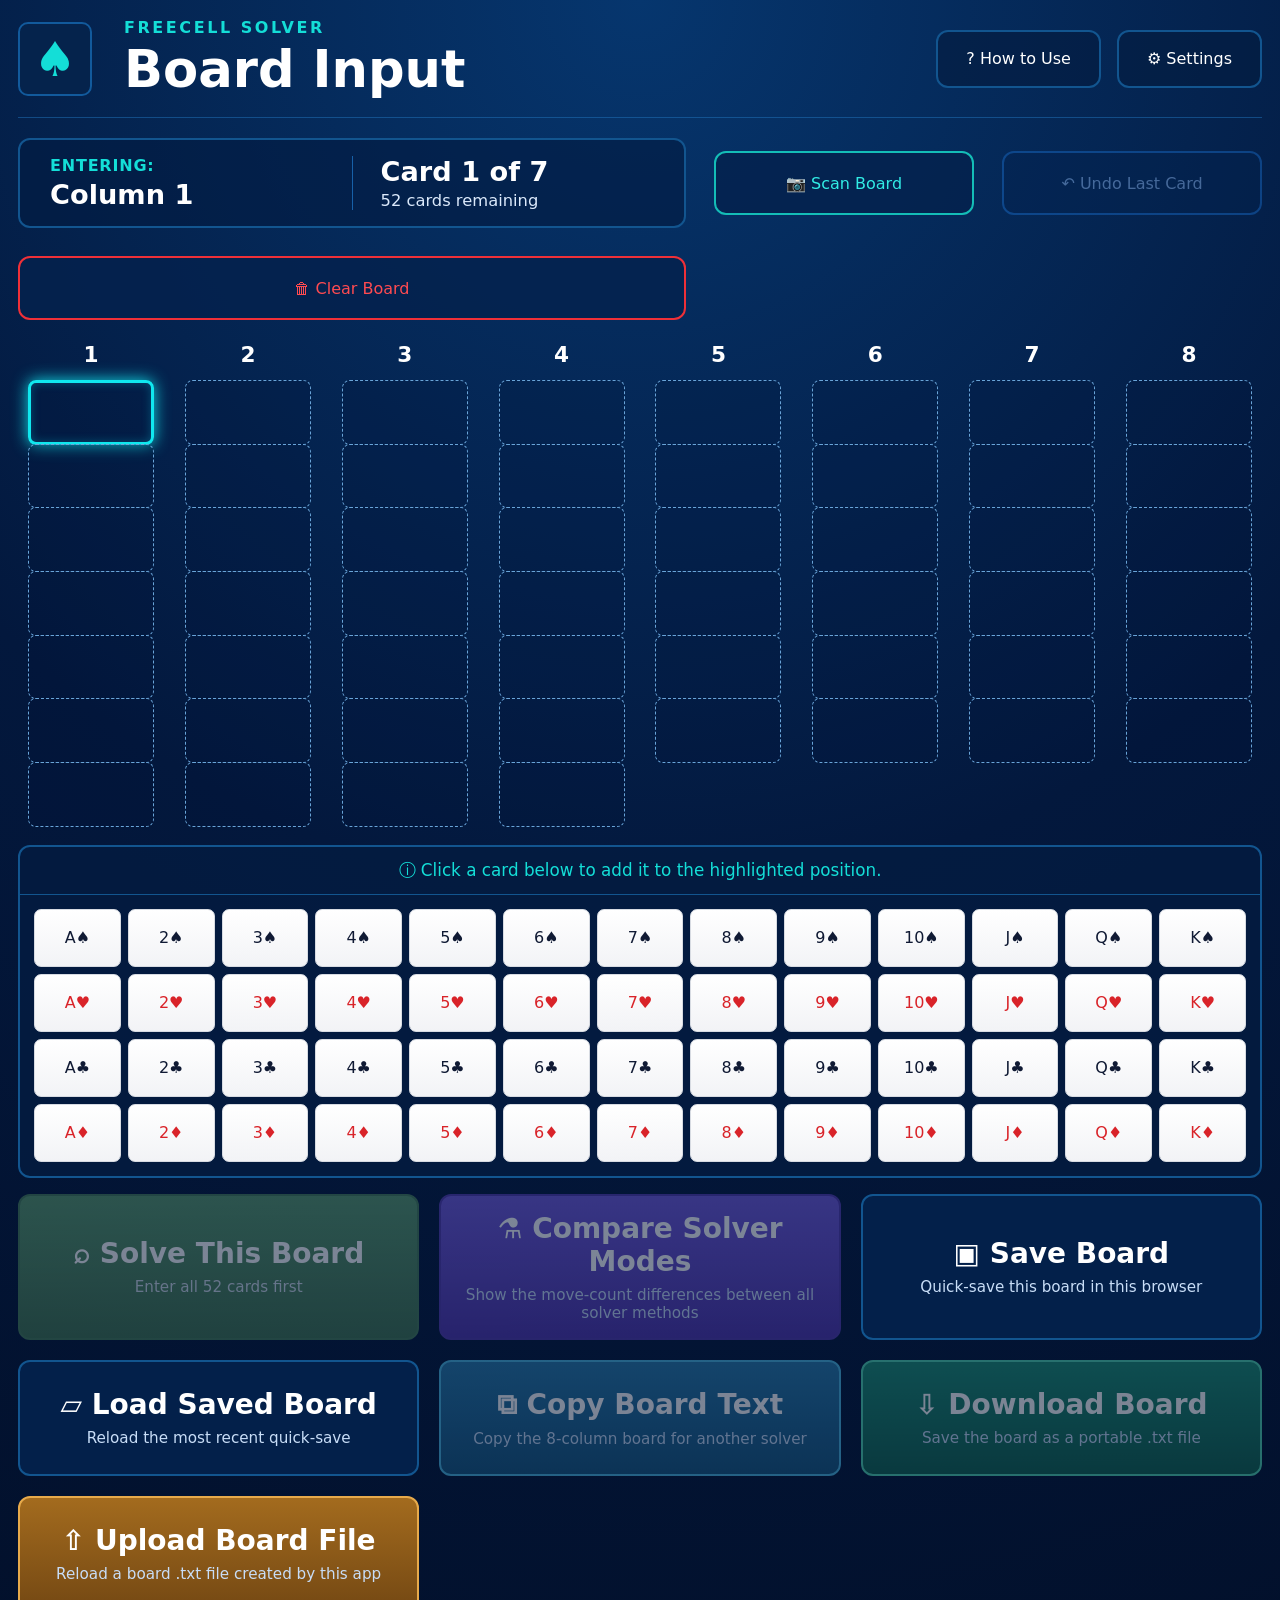
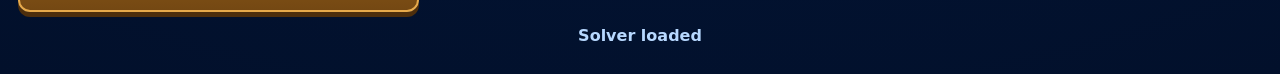
<file: index.html>
<!doctype html>
<html lang="en">
<head>
  <meta charset="utf-8">
  <meta name="viewport" content="width=device-width, initial-scale=1, viewport-fit=cover">
  <title>FreeCell Solver — Board Input</title>
  <link rel="stylesheet" href="css/styles.css?v=56">
</head>
<body class="input-page">
  <main class="input-shell">
    <header class="input-header">
      <div class="input-brand-icon" aria-hidden="true">♠</div>
      <div class="input-title-block">
        <p>FREECELL SOLVER</p>
        <h1>Board Input</h1>
      </div>
      <div class="input-header-actions">
        <button id="how-to" class="header-outline" type="button">? How to Use</button>
        <button id="settings" class="header-outline" type="button">⚙ Settings</button>
      </div>
    </header>

    <section class="input-toolbar" aria-label="Board entry controls">
      <div class="entry-status">
        <div><span>ENTERING:</span><strong id="active-column-label">Column 1</strong></div>
        <div class="entry-divider"></div>
        <div><strong id="active-card-label">Card 1 of 7</strong><small id="remaining-label">52 cards remaining</small></div>
      </div>
      <button id="scan-board" class="input-action scan-action" type="button">📷 Scan Board</button>
      <button id="undo-input" class="input-action undo-action" type="button">↶ Undo Last Card</button>
      <button id="clear-board" class="input-action clear-action" type="button">🗑 Clear Board</button>
    </section>

    <section class="input-board-section" aria-label="FreeCell tableau input">
      <div id="input-board" class="input-board"></div>
    </section>

    <section class="keyboard-panel" aria-label="Card keyboard">
      <p class="keyboard-instruction">ⓘ Click a card below to add it to the highlighted position.</p>
      <div id="card-keyboard" class="card-keyboard"></div>
    </section>

    <section class="input-footer-actions">
      <button id="solve" class="footer-action solve-action" type="button" disabled>
        <strong>⌕ Solve This Board</strong>
        <small id="solve-subtitle">Enter all 52 cards first</small>
      </button>
      <button id="solver-lab" class="footer-action solver-lab-action" type="button" disabled>
        <strong>⚗ Compare Solver Modes</strong>
        <small>Show the move-count differences between all solver methods</small>
      </button>
      <button id="save-board" class="footer-action save-action" type="button">
        <strong>▣ Save Board</strong>
        <small>Quick-save this board in this browser</small>
      </button>
      <button id="load-board" class="footer-action load-action" type="button">
        <strong>▱ Load Saved Board</strong>
        <small>Reload the most recent quick-save</small>
      </button>
      <button id="copy-board-text" class="footer-action board-text-action" type="button" disabled>
        <strong>⧉ Copy Board Text</strong>
        <small>Copy the 8-column board for another solver</small>
      </button>
      <button id="download-board" class="footer-action board-download-action" type="button" disabled>
        <strong>⇩ Download Board</strong>
        <small>Save the board as a portable .txt file</small>
      </button>
      <button id="upload-board-file" class="footer-action board-upload-action" type="button">
        <strong>⇧ Upload Board File</strong>
        <small>Reload a board .txt file created by this app</small>
      </button>
      <input id="board-file-input" type="file" accept=".txt,text/plain" hidden>
    </section>

    <p id="input-message" class="input-message" role="status" aria-live="polite"></p>
    <section id="solver-lab-panel" class="solver-lab-panel" hidden aria-labelledby="solver-lab-title">
      <div class="solver-lab-heading">
        <div>
          <p class="solver-lab-eyebrow">SOLVER COMPARISON — v56</p>
          <h2 id="solver-lab-title">Compare solution methods</h2>
          <p>Eight reliable solver methods receive the same board. The shortest validated race result then goes through a safe shortcut cleanup plus a bounded Best-First improvement pass before the final solution is selected.</p>
        </div>
        <button id="solver-lab-close" class="solver-lab-close" type="button" aria-label="Close solver comparison">×</button>
      </div>
      <div id="solver-lab-progress" class="solver-lab-progress" role="status" aria-live="polite">Ready.</div>
      <div class="solver-lab-table-wrap">
        <table class="solver-lab-table">
          <thead><tr><th>Method</th><th>Result</th><th>Moves</th><th>Iterations</th><th>Time</th></tr></thead>
          <tbody id="solver-lab-results"></tbody>
        </table>
      </div>
      <div class="solver-lab-actions">
        <button id="solver-lab-run" type="button">Run comparison again</button>
        <button id="solver-lab-open-best" type="button" disabled>Open shortest solution</button>
      </div>
      <details class="solver-lab-details">
        <summary>Methods being tested</summary>
        <ul>
          <li><strong>fc-solve — Default:</strong> the baseline solver setup.</li>
          <li><strong>fc-solve — Optimize:</strong> asks fc-solve to shorten the solution path it finds.</li>
          <li><strong>fc-solve — Reparent:</strong> lets an already-seen state adopt a shorter route.</li>
          <li><strong>fc-solve — Optimize + reparent:</strong> combines both shortening features.</li>
          <li><strong>fc-solve — Best-First:</strong> uses fc-solve's Best-First search mode.</li>
          <li><strong>fc-solve — Soft-DFS:</strong> uses the stable Soft-DFS mode exposed by this WASM build.</li>
          <li><strong>Independent JS — Best-First:</strong> browser-native Best-First search.</li>
          <li><strong>Independent JS — A*:</strong> browser-native A* search.</li>
          <li><strong>Post-race optimizer:</strong> removes exact loops and one/two-move detours when the same future state can be reached more directly, then spends up to five seconds searching only for paths shorter than the current winner. Every final result is replay-validated.</li>
        </ul>
      </details>
    </section>


    <textarea id="board" hidden aria-hidden="true"></textarea>
    <span id="status" hidden></span>
    <div id="stats" hidden></div>
    <ol id="moves" hidden></ol>
    <pre id="error" hidden></pre>
    <a id="open-viewer" href="solution.html" hidden></a>
  </main>


  <section id="scan-dialog" class="scan-dialog" hidden aria-labelledby="scan-title" role="dialog" aria-modal="true">
    <div class="scan-backdrop" data-scan-cancel></div>
    <div class="scan-card">
      <header class="scan-header">
        <div>
          <p>FREECELL SOLVER</p>
          <h2 id="scan-title">Scan or Import Board</h2>
        </div>
        <button id="scan-close" class="scan-close" type="button" aria-label="Close scan window">×</button>
      </header>


      <section id="scan-camera-panel" class="scan-camera-panel" hidden aria-label="Guided tableau camera">
        <header class="scan-camera-header">
          <div>
            <h3>Guided Tableau Photo</h3>
            <p>Place the complete tableau inside the four corner brackets. Include all eight columns and the full bottom cards.</p>
          </div>
          <button id="scan-stop-camera" class="scan-close" type="button" aria-label="Close camera">×</button>
        </header>
        <div id="scan-camera-stage" class="scan-camera-stage">
          <video id="scan-camera-video" autoplay muted playsinline></video>
          <div id="scan-camera-guide" class="scan-camera-guide" aria-hidden="true">
            <span class="guide-corner guide-tl"></span>
            <span class="guide-corner guide-tr"></span>
            <span class="guide-corner guide-br"></span>
            <span class="guide-corner guide-bl"></span>
            <div class="guide-label">TABLEAU</div>
          </div>
        </div>
        <div id="scan-camera-status" class="scan-camera-status" role="status">Starting rear camera…</div>
        <div class="scan-camera-actions">
          <button id="scan-capture-camera" class="scan-primary" type="button" disabled>Capture Tableau</button>
          <button id="scan-camera-cancel" class="scan-secondary" type="button">Cancel</button>
        </div>
      </section>

      <div id="scan-picker-panel" class="scan-picker-panel">
        <div class="scan-mode-picker streamlined-picker">
          <label for="scan-layout-profile">Screenshot layout
            <select id="scan-layout-profile">
              <option value="iphone">iPhone — existing scanner</option>
              <option value="chromebook">Chromebook — full browser screenshot</option>
            </select>
          </label>
          <label for="board-picture-input" class="scan-native-picker-label">Choose Screenshot or Photo</label>
          <input id="board-picture-input" class="scan-native-picker" type="file" accept="image/*,.heic,.heif" aria-label="Choose a FreeCell screenshot or photo">
          <p class="scan-picker-note">Choose one screenshot or photo of the complete 8-column FreeCell board. A valid 52-card recognition will be loaded directly into the board input area.</p>

          <details class="scan-advanced-entry">
            <summary>Advanced / experimental photo tools</summary>
            <button id="scan-start-camera" class="scan-secondary scan-photo-picker-label" type="button">Take Guided Photo</button>
            <label for="board-camera-input" class="scan-secondary scan-photo-fallback-label">Choose Photo With Perspective Correction</label>
            <input id="board-camera-input" class="scan-native-picker" type="file" accept="image/*,.heic,.heif" aria-label="Choose an existing camera photo for perspective correction">
          </details>
        </div>
      </div>

      <div id="scan-preview-panel" class="scan-preview-panel" hidden>

        <details class="scan-advanced-diagnostics">
          <summary>Advanced Diagnostics</summary>
        <section id="scan-guided-mask-panel" class="scan-guided-mask-panel" hidden aria-label="Guided photo mask review">
          <h3>Guided-photo bracket refinement</h3>
          <p>The proven bracket crop is now the primary photo path. The mask remains available for diagnosis and safe horizontal trimming, but a failed geometry gate no longer blocks scanning. The refined color crop is handed to the unchanged screenshot scanner.</p>

          <div class="scan-guided-mask-controls">
            <label>Brightness threshold <output id="scan-guided-brightness-value">116</output><input id="scan-guided-brightness" type="range" min="80" max="190" step="1" value="116"></label>
            <label>Saturation ceiling <output id="scan-guided-saturation-value">150</output><input id="scan-guided-saturation" type="range" min="70" max="230" step="1" value="150"></label>
            <label>Cleanup strength <output id="scan-guided-cleanup-value">2.2</output><input id="scan-guided-cleanup" type="range" min="0.8" max="4" step="0.1" value="2.2"></label>
          </div>

          <div class="scan-guided-mask-grid">
            <figure><canvas id="scan-guided-original"></canvas><figcaption>Bracket crop</figcaption></figure>
            <figure><canvas id="scan-guided-strict-mask"></canvas><figcaption>v39 strict card-surface mask — geometry source</figcaption></figure>
            <figure><canvas id="scan-guided-clean-mask"></canvas><figcaption>Cleaned mask — diagnostic only</figcaption></figure>
            <figure><canvas id="scan-guided-connected-mask"></canvas><figcaption>Connected evidence — diagnostic only</figcaption></figure>
            <figure class="scan-guided-wide"><canvas id="scan-guided-candidate-overlay"></canvas><figcaption>Measured edges and anchored canonical geometry</figcaption></figure>
          </div>

          <pre id="scan-guided-mask-debug" class="scan-guided-mask-debug"></pre>
          <div id="scan-guided-mask-status" class="scan-guided-mask-status"></div>
          <div class="scan-guided-mask-actions">
            <button id="scan-guided-rerun" class="scan-secondary" type="button">Rebuild Mask</button>
            <button id="scan-guided-use-bracket" class="scan-primary" type="button">Scan Refined Bracket Crop</button>
            <button id="scan-guided-use-original-bracket" class="scan-secondary" type="button">Scan Original Full Crop</button>
            <button id="scan-guided-retake" class="scan-secondary" type="button">Retake Photo</button>
          </div>
        </section>

        <section id="scan-photo-panel" class="scan-photo-panel" hidden aria-label="Photo perspective correction">
          <h3>Photo preparation</h3>
          <p>OpenCV looks for the photographed screen boundary. The cyan quadrilateral should follow the four display corners. Tap four corners in order—top-left, top-right, bottom-right, bottom-left—to replace the automatic result.</p>
          <div class="scan-photo-stage">
            <canvas id="scan-photo-canvas"></canvas>
          </div>
          <div id="scan-photo-status" class="scan-photo-status" role="status"></div>
          <div class="scan-photo-actions">
            <button id="scan-photo-auto" class="scan-secondary" type="button">Auto Detect Display</button>
            <button id="scan-photo-reset-points" class="scan-secondary" type="button">Tap Four Corners</button>
            <button id="scan-photo-use" class="scan-primary" type="button">Straighten and Scan</button>
            <button id="scan-photo-skip" class="scan-secondary" type="button">Use Original Photo</button>
          </div>
        </section>

        <p class="scan-help">OpenCV locates the pale tableau region first, then fits the known 7/7/7/7 + 6/6/6/6 FreeCell geometry inside it.</p>
        <div id="opencv-status" class="opencv-status" role="status">Loading OpenCV…</div>
        <div id="scan-stage" class="scan-stage">
          <div id="scan-image-layer" class="scan-image-layer">
            <img id="scan-image" alt="Selected FreeCell board">
            <div id="scan-crops" class="scan-crops" aria-label="Detected tableau card crop regions"></div>
          </div>
        </div>

        <details class="scan-calibration">
          <summary>Adjust calibration</summary>
          <div class="scan-slider-grid">
            <label>Tableau top <output id="scan-top-value"></output><input id="scan-top" type="range" min="40" max="65" step="0.1"></label>
            <label>Left edge <output id="scan-left-value"></output><input id="scan-left" type="range" min="0" max="10" step="0.1"></label>
            <label>Column spacing <output id="scan-spacing-value"></output><input id="scan-spacing" type="range" min="10" max="14" step="0.05"></label>
            <label>Row step <output id="scan-row-value"></output><input id="scan-row" type="range" min="2" max="6" step="0.05"></label>
            <label>Crop width <output id="scan-width-value"></output><input id="scan-width" type="range" min="4" max="11" step="0.1"></label>
            <label>Crop height <output id="scan-height-value"></output><input id="scan-height" type="range" min="1.5" max="4.5" step="0.05"></label>
          </div>
        </details>

        <div class="scan-detection-summary" id="scan-detection-summary"></div>
        <div id="scan-column-counts" class="scan-column-counts" aria-live="polite"></div>

        <details id="scan-debug-panel" class="scan-debug-panel" hidden aria-label="OpenCV debug view"><summary>Show Debug View</summary><div class="scan-debug-body">
          <div class="scan-debug-header">
            <h3>OpenCV Debug View</h3>
            <label>Show
              <select id="scan-debug-view">
                <option value="original">Normalized image</option>
                <option value="mask">Strict card-surface mask</option>
                <option value="template">Canonical tableau template</option>
                <option value="match">Best template overlay</option>
                <option value="geometry" selected>52 generated card regions</option>
              </select>
            </label>
          </div>
          <canvas id="scan-debug-canvas"></canvas>
          <details><summary>Detection measurements</summary><pre id="scan-debug-text"></pre></details>
          <p class="scan-debug-note">The strict mask should isolate the pale tableau. The canonical-template view shows the fixed 7/7/7/7 + 6/6/6/6 silhouette. The best-match view shows where the template was fitted. The 52-region view shows every internally labeled rank-and-suit crop generated from that one fit.</p>
        </div></details>

        <div class="scan-actions">
          <button id="scan-choose-another" class="scan-secondary" type="button">Choose Another</button>
          <button id="scan-reset-calibration" class="scan-secondary" type="button">Reset Calibration</button>
          <button id="scan-detect-tops" class="scan-secondary" type="button">Detect Tableau Shape</button>
          <button id="scan-preview-crops" class="scan-secondary" type="button">Review 52 Recognition ROIs</button>
          <button id="scan-show-recognized-board" class="scan-secondary" type="button">Show Recognized Board</button>
          <button id="scan-confirm-crops" class="scan-primary" type="button">Confirm Tableau Shape</button>
        </div>

        </details>

        <section id="scan-recognized-board-panel" class="scan-recognized-board-panel" hidden aria-label="Recognized FreeCell board">
          <h3>Recognized 52-card board</h3>
          <p>Cards are arranged by tableau column. Green is at least 95% confidence, yellow is 85–94%, and red is below 85% or conflicts with deck validation. Tap any card to correct it.</p>

          <div id="scan-board-validation-status" class="scan-board-validation-status"></div>
          <div id="scan-recognized-board-grid" class="scan-recognized-board-grid"></div>

          <h4>Deck validation</h4>
          <ul id="scan-board-validation-issues" class="scan-board-validation-issues"></ul>

          <div class="scan-board-actions">
            <button id="scan-copy-recognized-board" class="scan-secondary" type="button">Copy Board Text</button>
            <button id="scan-load-recognized-board" class="scan-primary" type="button" disabled>Load Valid Board</button>
          </div>
        </section>

        <details id="scan-recognition-diagnostics" class="scan-recognition-diagnostics" hidden>
          <summary>Diagnostics and fine-tuning</summary>
          <p>Normal scans skip the hundreds of graphical diagnostic views. Build them here only when a card needs investigation or when adapting the scanner to another device.</p>
          <div class="scan-diagnostic-actions">
            <button id="scan-show-problem-diagnostics" class="scan-secondary" type="button">Show Problem Cards</button>
            <button id="scan-show-all-diagnostics" class="scan-secondary" type="button">Show All 52 Cards</button>
            <button id="scan-hide-diagnostics" class="scan-secondary" type="button" disabled>Hide Diagnostics</button>
          </div>
          <div id="scan-diagnostics-status" class="scan-diagnostics-status" role="status">Diagnostics have not been generated.</div>
        </details>

        <section id="scan-crop-preview-panel" class="scan-crop-preview-panel" hidden aria-label="Card recognition thumbnail preview">
          <h3>Recognition diagnostics</h3>
          <p>The complete working recognition library is built into the project and loads automatically on every device. You may still save optional extra examples for future testing.</p>
          <div id="scan-recognition-library-summary" class="scan-recognition-library-summary"></div>
          <div class="scan-library-actions">
            <button id="scan-export-recognition-templates" class="scan-secondary" type="button">Export My Added Templates</button>
            <label class="scan-secondary scan-import-label">
              Import Added Templates
              <input id="scan-import-recognition-templates" type="file" accept="application/json,.json">
            </label>
            <button id="scan-clear-rank-templates" class="scan-secondary" type="button">Clear My Rank Additions</button>
            <button id="scan-clear-recognition-templates" class="scan-secondary scan-clear-templates" type="button">Clear All My Additions</button>
          </div>
          <div id="scan-crop-preview-grid" class="scan-crop-preview-grid"></div>
        </section>
      </div>
    </div>
  </section>

  <!-- Load OpenCV before RequireJS so the UMD build creates window.cv instead of registering as AMD. -->
  <script src="js/opencv.js?v=21"></script>
  <script src="js/opencv-loader.js?v=21"></script>
  <script src="js/input.js?v=56"></script>
  <script src="data/recognition-library-v36.js?v=36"></script>
  <script src="data/recognition-library-chromebook-v72.js?v=72"></script>
  <script src="js/photo-pipeline.js?v=41"></script>
  <script src="js/scan.js?v=73"></script>
  <script src="js/alternate-solver.js?v=61"></script>
  <script>
    var require = { baseUrl: "js", urlArgs: "v=56" };
  </script>
  <script src="js/require.js?v=56" data-main="solver"></script>
</body>
</html>
</file>
<file: css/styles.css>
/* Shared styles for the FreeCell solver and graphical solution viewer. */
* { box-sizing: border-box; }
html { min-height: 100%; }
body { margin: 0; min-height: 100vh; font-family: system-ui, -apple-system, BlinkMacSystemFont, "Segoe UI", sans-serif; }
button, textarea, select, a { font: inherit; }

/* ================= Solver page ================= */
.solver-page { color: #172033; background: #eef2f7; }
.solver-page .app-shell { width: min(920px, calc(100% - 28px)); margin: 32px auto; }
.solver-page header { margin-bottom: 20px; }
.solver-page .eyebrow { margin: 0 0 6px; font-size: .82rem; font-weight: 700; letter-spacing: .08em; text-transform: uppercase; color: #50627c; }
.solver-page h1 { margin: 0; font-size: clamp(1.8rem, 5vw, 2.8rem); }
.solver-page .intro { max-width: 700px; line-height: 1.5; color: #4b5b72; }
.solver-page .panel { background: white; border: 1px solid #d7deea; border-radius: 14px; box-shadow: 0 8px 24px rgba(31,43,68,.08); padding: 20px; margin-bottom: 18px; }
.solver-page .toolbar, .solver-page .actions, .solver-page .status-row { display:flex; align-items:center; gap:12px; flex-wrap:wrap; }
.solver-page .toolbar { justify-content:space-between; margin-bottom:10px; }
.solver-page label, .solver-page h2 { font-weight:700; }
.solver-page textarea { width:100%; min-height:245px; resize:vertical; border:1px solid #aeb9ca; border-radius:9px; padding:13px; line-height:1.55; font-family:ui-monospace,SFMono-Regular,Menlo,Consolas,monospace; font-size:.96rem; }
.solver-page textarea:focus { outline:3px solid rgba(38,102,214,.2); border-color:#2666d6; }
.solver-page button { border:0; border-radius:9px; padding:10px 16px; background:#245fc4; color:white; font-weight:700; cursor:pointer; }
.solver-page button.secondary { background:#e8edf5; color:#26364e; }
.solver-page button:disabled { opacity:.55; cursor:not-allowed; }
.solver-page button:not(:disabled):hover { filter:brightness(.96); }
.solver-page .help { margin:8px 0 16px; color:#5b6b81; font-size:.92rem; }
.solver-page .actions { margin-top:8px; }
.solver-page .status { display:inline-block; padding:4px 9px; border-radius:999px; font-weight:700; }
.solver-page .status.loading, .solver-page .status.running { background:#fff1c7; color:#684d00; }
.solver-page .status.ready, .solver-page .status.solved { background:#dff6e8; color:#165e35; }
.solver-page .status.error, .solver-page .status.impossible, .solver-page .status.exceeded { background:#ffe2e2; color:#8b1d1d; }
.solver-page .stats { margin-top:12px; color:#50627c; }
.solver-page h2 { margin:22px 0 8px; font-size:1.15rem; }
.solver-page .moves { margin:0; padding-left:30px; line-height:1.65; }
.solver-page .moves:empty::before { content:"No moves to display yet."; color:#6a778a; }
.solver-page .error { white-space:pre-wrap; background:#fff1f1; border:1px solid #efb2b2; border-radius:8px; padding:12px; color:#7a1717; }
.solver-page .button-link { display:inline-flex; align-items:center; justify-content:center; text-decoration:none; padding:.75rem 1rem; border-radius:10px; font-weight:700; }
.solver-page .button-link.secondary { color:#1d2a40; background:#e8edf5; }

/* ================= Solution viewer ================= */
.solution-page {
  --navy:#061f4f;
  --navy-2:#0d438c;
  --teal:#07877f;
  --aqua:#1de3cf;
  --purple:#9d2fc4;
  --gold:#ffb615;
  --gap:clamp(4px,1.15vw,13px);
  --overlap:clamp(34px,6.2vw,66px);
  color:#fff;
  background:radial-gradient(circle at 50% 15%,#1b61ad,#061c48 58%,#02122f);
}
.solution-page .game-shell { min-height:100vh; max-width:1180px; margin:auto; padding-bottom:22px; }
.solution-page .game-header { display:grid; grid-template-columns:115px 1fr 70px; align-items:center; gap:14px; padding:18px clamp(14px,3vw,34px); border-bottom:2px solid rgba(69,192,255,.38); }
.solution-page .title-block { text-align:center; }
.solution-page .title-block p { margin:0; font-weight:800; letter-spacing:.18em; font-size:.8rem; opacity:.82; }
.solution-page .title-block h1 { margin:2px 0 0; font-size:clamp(1.25rem,3vw,2.2rem); }
.solution-page .gold-button,.solution-page .menu-button { min-height:50px; border:0; border-radius:15px; font-weight:900; }
.solution-page .gold-button { display:grid; place-items:center; color:#843800; text-decoration:none; background:linear-gradient(#ffd234,#ffa800); box-shadow:0 5px 0 #a95000,0 8px 18px #00102e; }
.solution-page .menu-button { color:#fff; background:linear-gradient(#1450a1,#0b3470); box-shadow:0 5px 0 #031c46; font-size:1.6rem; }

.solution-page .top-board { display:grid; grid-template-columns:repeat(2,minmax(0,1fr)); gap:calc(var(--gap)*2); padding:22px clamp(8px,1.5vw,20px) 24px; }
.solution-page .slot-group { min-width:0; }
.solution-page .slot-group h2 { text-align:center; margin:0 0 12px; text-transform:uppercase; letter-spacing:.08em; font-size:clamp(.76rem,1.8vw,1.08rem); }
.solution-page .slot-row { display:grid; grid-template-columns:repeat(4,minmax(0,1fr)); gap:var(--gap); }
.solution-page .slot { width:100%; aspect-ratio:.72; border-radius:10px; display:grid; place-items:center; position:relative; font-weight:900; font-size:clamp(1.35rem,4.4vw,3rem); }
.solution-page .foundation-slot { border:3px solid #17b9b3; background:rgba(1,45,80,.78); box-shadow:inset 0 0 14px #071833,0 0 10px rgba(27,215,205,.28); }
.solution-page .freecell-slot { border:3px solid var(--purple); background:linear-gradient(145deg,rgba(36,35,99,.92),rgba(28,22,78,.98)); color:#a64cce; }
.solution-page .slot.empty::after { content:attr(data-symbol); opacity:.22; }

.solution-page .tableau-area { min-height:clamp(520px,78vw,820px); padding:18px clamp(8px,1.5vw,20px) 28px; background-color:var(--teal); background-image:radial-gradient(circle at 12px 12px,rgba(1,49,81,.17) 0 3px,transparent 4px),linear-gradient(45deg,rgba(0,40,64,.10) 25%,transparent 25% 75%,rgba(0,40,64,.10) 75%); background-size:24px 24px,48px 48px; border-top:4px solid #13b7a8; border-bottom:5px solid var(--aqua); box-shadow:inset 0 8px 18px rgba(0,0,0,.25); }
.solution-page .tableau { display:grid; grid-template-columns:repeat(8,minmax(0,1fr)); gap:var(--gap); align-items:start; }
.solution-page .column { position:relative; min-width:0; }
.solution-page .column-number { height:clamp(24px,4.6vw,38px); margin-bottom:8px; border-radius:18px; display:grid; place-items:center; background:linear-gradient(#1850a4,#0d3b84); font-weight:850; font-size:clamp(.72rem,2.2vw,1.2rem); }
.solution-page .cards { position:relative; min-height:470px; }
.solution-page .card { position:absolute; left:0; top:0; width:100%; aspect-ratio:.72; border-radius:8px; color:#11182f; background:linear-gradient(120deg,#fff,#f1f3f7); border:1px solid #bcc2cb; box-shadow:0 2px 5px rgba(0,0,0,.36); padding:clamp(2px,.55vw,7px); font-weight:850; overflow:hidden; transition:top .22s ease,transform .22s ease,box-shadow .22s ease; }
.solution-page .card.red { color:#d72028; }
.solution-page .card .rank { font-size:clamp(1.03rem,3.8vw,2.72rem); line-height:.9; }
.solution-page .card .suit { font-size:clamp(.82rem,3vw,2.05rem); line-height:1; }
.solution-page .card .big-suit { position:absolute; right:7px; bottom:4px; font-size:clamp(1.75rem,6.2vw,4.5rem); opacity:.98; }
.solution-page .slot .card { position:relative; width:100%; height:100%; }

.solution-page .player-panel { margin:18px clamp(8px,2vw,25px) 0; padding:17px 14px 20px; border:2px solid #185397; border-radius:18px; background:rgba(2,24,61,.95); box-shadow:0 8px 25px rgba(0,0,0,.32); text-align:center; }
.solution-page .move-description { min-height:1.6em; margin-bottom:12px; font-weight:800; color:#f1f7ff; }
.solution-page .panel-counter { display:block; margin-bottom:14px; font-size:clamp(1rem,2.7vw,1.35rem); }
.solution-page .controls { display:flex; flex-wrap:wrap; justify-content:center; align-items:center; gap:10px; }
.solution-page .controls button,.solution-page select { border:0; border-radius:10px; padding:12px 17px; color:#fff; background:linear-gradient(#1756ad,#0c3474); box-shadow:0 3px 0 #031b45; font-weight:800; }
.solution-page .controls button:disabled { opacity:.42; }
.solution-page .controls .play { background:linear-gradient(#38bd58,#20883d); box-shadow:0 3px 0 #135725; min-width:170px; }
.solution-page .secondary-controls { margin-top:13px; }
.solution-page .speed-label { margin-top:15px; display:flex; justify-content:center; align-items:center; gap:10px; font-weight:800; }
.solution-page .speed-label select { min-width:145px; }
.solution-page .viewer-error { color:#ffd3d3; background:#6e1720; padding:10px; border-radius:8px; }

.solution-page .move-source { outline:4px solid #ffd44d!important; outline-offset:3px; border-radius:10px; box-shadow:0 0 0 4px rgba(255,189,18,.25),0 0 22px rgba(255,211,61,.95)!important; }
.solution-page .move-destination { outline:4px solid #4dffbd!important; outline-offset:3px; border-radius:10px; box-shadow:0 0 0 4px rgba(37,255,177,.22),0 0 24px rgba(41,255,190,.95)!important; }
.solution-page .moving-card { border:3px solid #76ffcb!important; box-shadow:-5px 0 0 #ffd44d,5px 0 0 #4dffbd,0 12px 35px rgba(0,0,0,.62),0 0 30px rgba(63,255,194,.95)!important; filter:brightness(1.06); }
.solution-page .moving-card::before { content:"FROM"; position:absolute; left:3px; bottom:3px; padding:2px 4px; border-radius:4px; background:#ffd44d; color:#382800; font-size:8px; z-index:2; }
.solution-page .moving-card::after { content:"TO"; position:absolute; right:3px; bottom:3px; padding:2px 4px; border-radius:4px; background:#4dffbd; color:#003d2c; font-size:8px; z-index:2; }
.solution-page .arrival-flash { animation:arrival-pulse .48s ease-out; }
@keyframes arrival-pulse { 0% { box-shadow:0 0 0 5px rgba(70,255,186,.95),0 0 30px rgba(70,255,186,.95); transform:scale(1.04); } 100% { box-shadow:0 2px 5px rgba(0,0,0,.36); transform:scale(1); } }

@media (max-width:700px) {
  .solution-page .game-header { grid-template-columns:74px 1fr 54px; padding:12px 8px; }
  .solution-page .gold-button,.solution-page .menu-button { min-height:44px; }
  .solution-page .top-board { gap:10px; padding:18px 7px 20px; }
  .solution-page .slot-row { gap:4px; }
  .solution-page .slot { border-width:2px; border-radius:7px; }
  .solution-page .tableau-area { min-height:650px; padding-left:6px; padding-right:6px; }
  .solution-page .tableau { gap:4px; }
  .solution-page .column-number { height:25px; font-size:.77rem; margin-bottom:6px; }
  .solution-page .cards { min-height:540px; }
  .solution-page .card { border-radius:6px; padding:2px; }
  .solution-page .card .big-suit { right:3px; bottom:2px; }
  .solution-page .controls button { padding:10px 11px; font-size:.82rem; }
  .solution-page .primary-controls { flex-wrap:nowrap; gap:7px; }
  .solution-page .primary-controls button { flex:1 1 0; min-width:0; padding-left:6px; padding-right:6px; }
  .solver-page .app-shell { margin-top:16px; }
  .solver-page .panel { padding:15px; }
  .solver-page .toolbar button { width:100%; }
}

/* ================= Board input page ================= */
.input-page {
  --input-bg:#03183d;
  --input-panel:#052653;
  --input-line:#1760a8;
  --input-cyan:#14ded7;
  --input-red:#d92329;
  min-height:100vh;
  color:#fff;
  background:radial-gradient(circle at 50% 0,#06366e 0,#03183d 50%,#02102b 100%);
}
.input-page button { font:inherit; }
.input-shell { width:min(1480px,100%); min-height:100vh; margin:auto; padding:0 18px 24px; }
.input-header { display:grid; grid-template-columns:86px 1fr auto; align-items:center; gap:20px; padding:18px 0; border-bottom:1px solid rgba(35,120,193,.48); }
.input-brand-icon { width:74px; height:74px; display:grid; place-items:center; border:2px solid #125a9c; border-radius:10px; color:var(--input-cyan); font-size:3rem; background:#05234c; }
.input-title-block p { margin:0; color:var(--input-cyan); letter-spacing:.16em; font-weight:800; }
.input-title-block h1 { margin:2px 0 0; font-size:clamp(2rem,4vw,3.2rem); }
.input-header-actions { display:flex; gap:16px; }
.header-outline { min-height:58px; padding:0 28px; color:#fff; border:2px solid #12558f; border-radius:12px; background:rgba(3,28,66,.68); font-weight:750; }

.input-toolbar { display:grid; grid-template-columns:minmax(360px,1fr) auto auto; align-items:center; gap:28px; padding:20px 0 12px; }
.entry-status { min-height:90px; display:grid; grid-template-columns:1fr 1px 1fr; align-items:center; gap:28px; padding:14px 30px; border:2px solid #12558f; border-radius:12px; background:rgba(3,28,66,.64); }
.entry-status div { display:flex; flex-direction:column; gap:4px; }
.entry-status span { color:var(--input-cyan); font-weight:800; letter-spacing:.05em; }
.entry-status strong { font-size:1.7rem; }
.entry-status small { color:#dbe9fb; font-size:1.02rem; }
.entry-divider { width:1px; height:54px; background:#1760a8; }
.input-action { min-height:64px; min-width:260px; padding:0 26px; border-radius:12px; background:rgba(4,34,77,.82); font-weight:750; font-size:1.2rem; }
.undo-action { color:#9fc8ff; border:2px solid #1b72d3; }
.clear-action { color:#ff4b51; border:2px solid #ef3038; }
.input-action:disabled { opacity:.42; }

.input-board-section { padding:4px 10px 10px; }
.input-board { display:grid; grid-template-columns:repeat(8,minmax(0,1fr)); align-items:start; gap:clamp(10px,2.4vw,44px); }
.input-column { min-width:0; align-self:start; }
.input-column-number { height:36px; display:grid; place-items:center; margin-bottom:8px; font-size:1.35rem; font-weight:800; }
.input-slots { display:flex; flex-direction:column; align-items:stretch; }
.input-slot { width:100%; aspect-ratio:1.95; min-height:46px; border:1.5px dashed #69a4d8; border-radius:8px; color:#101a34; background:rgba(1,22,56,.22); font-weight:850; font-size:clamp(.85rem,2.2vw,1.6rem); }
.input-slot + .input-slot { margin-top:-1px; }
.input-slot.active { border:3px solid #10e8ef; box-shadow:0 0 16px #10dce6,inset 0 0 10px rgba(11,199,226,.3); }
.input-slot.filled { border:1px solid #c6ccd6; background:linear-gradient(125deg,#fff,#f1f3f7); box-shadow:0 2px 5px rgba(0,0,0,.35); }
.input-slot.filled.red { color:var(--input-red); }

.keyboard-panel { margin-top:8px; border:2px solid #12558f; border-radius:12px; overflow:hidden; background:rgba(3,28,66,.72); }
.keyboard-instruction { margin:0; padding:12px 20px; text-align:center; color:var(--input-cyan); border-bottom:1px solid #12558f; font-size:1.05rem; }
.card-keyboard { display:grid; gap:7px; padding:14px; }
.keyboard-row { display:grid; grid-template-columns:repeat(13,minmax(0,1fr)); gap:7px; }
.card-key { min-width:0; height:58px; padding:0 2px; border:1px solid #d7dbe2; border-radius:7px; color:#101a34; background:linear-gradient(#fff,#f2f3f6); font-weight:850; font-size:clamp(.78rem,1.8vw,1.45rem); }
.card-key.red { color:var(--input-red); }
.card-key:disabled { color:#777; background:#bfc2c7; border-color:#aaa; opacity:.62; }

.input-footer-actions { display:grid; grid-template-columns:1fr 1.25fr 1.5fr; gap:20px; margin-top:16px; }
.footer-action { min-height:116px; display:flex; flex-direction:column; align-items:center; justify-content:center; gap:8px; padding:16px; border-radius:12px; color:#fff; background:rgba(4,34,77,.9); border:2px solid #12558f; }
.footer-action strong { font-size:clamp(1.15rem,2.2vw,1.75rem); }
.footer-action small { color:#c8ddf7; font-size:.95rem; }
.solve-action { background:linear-gradient(#22ad43,#138332); border-color:#168d37; box-shadow:0 5px 0 #07551e; }
.solve-action:disabled { filter:grayscale(.55); opacity:.55; box-shadow:none; }
.input-message { min-height:1.5em; margin:14px 0 0; text-align:center; color:#b7d8ff; font-weight:700; }
.input-message.success { color:#6cf0a1; }
.input-message.error { color:#ff8d91; }

@media (max-width:900px) {
  .input-shell { padding-left:8px; padding-right:8px; }
  .input-header { grid-template-columns:56px 1fr; gap:10px; }
  .input-brand-icon { width:52px; height:52px; font-size:2rem; }
  .input-header-actions { grid-column:1 / -1; justify-content:stretch; }
  .header-outline { flex:1; min-height:44px; padding:0 10px; }
  .input-toolbar { grid-template-columns:1fr 1fr; gap:10px; }
  .entry-status { grid-column:1 / -1; min-height:74px; padding:10px 16px; gap:14px; }
  .entry-status strong { font-size:1.3rem; }
  .input-action { min-width:0; min-height:50px; padding:0 10px; font-size:.92rem; }
  .input-board { gap:4px; }
  .input-column-number { height:28px; margin-bottom:4px; font-size:.9rem; }
  .input-slot { min-height:38px; border-radius:5px; }
  .keyboard-panel { overflow-x:auto; }
  .card-keyboard { min-width:820px; }
  .input-footer-actions { grid-template-columns:1fr; gap:10px; }
  .footer-action { min-height:84px; }
}


/* ================= Scan/import preview ================= */
.scan-action { color:#31ece5; border:2px solid #14bdb7; }
.undo-action { color:#9fc8ff; border:2px solid #1b72d3; }
.clear-action { color:#ff4b51; border:2px solid #ef3038; }
.input-action:disabled { opacity:.42; }

.input-board-section { padding:4px 10px 10px; }
.input-board { display:grid; grid-template-columns:repeat(8,minmax(0,1fr)); align-items:start; gap:clamp(10px,2.4vw,44px); }
.input-column { min-width:0; align-self:start; }
.input-column-number { height:36px; display:grid; place-items:center; margin-bottom:8px; font-size:1.35rem; font-weight:800; }
.input-slots { display:flex; flex-direction:column; align-items:stretch; }
.input-slot { width:100%; aspect-ratio:1.95; min-height:46px; border:1.5px dashed #69a4d8; border-radius:8px; color:#101a34; background:rgba(1,22,56,.22); font-weight:850; font-size:clamp(.85rem,2.2vw,1.6rem); }
.input-slot + .input-slot { margin-top:-1px; }
.input-slot.active { border:3px solid #10e8ef; box-shadow:0 0 16px #10dce6,inset 0 0 10px rgba(11,199,226,.3); }
.input-slot.filled { border:1px solid #c6ccd6; background:linear-gradient(125deg,#fff,#f1f3f7); box-shadow:0 2px 5px rgba(0,0,0,.35); }
.input-slot.filled.red { color:var(--input-red); }

.keyboard-panel { margin-top:8px; border:2px solid #12558f; border-radius:12px; overflow:hidden; background:rgba(3,28,66,.72); }
.keyboard-instruction { margin:0; padding:12px 20px; text-align:center; color:var(--input-cyan); border-bottom:1px solid #12558f; font-size:1.05rem; }
.card-keyboard { display:grid; gap:7px; padding:14px; }
.keyboard-row { display:grid; grid-template-columns:repeat(13,minmax(0,1fr)); gap:7px; }
.card-key { min-width:0; height:58px; padding:0 2px; border:1px solid #d7dbe2; border-radius:7px; color:#101a34; background:linear-gradient(#fff,#f2f3f6); font-weight:850; font-size:clamp(.78rem,1.8vw,1.45rem); }
.card-key.red { color:var(--input-red); }
.card-key:disabled { color:#777; background:#bfc2c7; border-color:#aaa; opacity:.62; }

.input-footer-actions { display:grid; grid-template-columns:1fr 1.25fr 1.5fr; gap:20px; margin-top:16px; }
.footer-action { min-height:116px; display:flex; flex-direction:column; align-items:center; justify-content:center; gap:8px; padding:16px; border-radius:12px; color:#fff; background:rgba(4,34,77,.9); border:2px solid #12558f; }
.footer-action strong { font-size:clamp(1.15rem,2.2vw,1.75rem); }
.footer-action small { color:#c8ddf7; font-size:.95rem; }
.solve-action { background:linear-gradient(#22ad43,#138332); border-color:#168d37; box-shadow:0 5px 0 #07551e; }
.solve-action:disabled { filter:grayscale(.55); opacity:.55; box-shadow:none; }
.input-message { min-height:1.5em; margin:14px 0 0; text-align:center; color:#b7d8ff; font-weight:700; }
.input-message.success { color:#6cf0a1; }
.input-message.error { color:#ff8d91; }

@media (max-width:900px) {
  .input-shell { padding-left:8px; padding-right:8px; }
  .input-header { grid-template-columns:56px 1fr; gap:10px; }
  .input-brand-icon { width:52px; height:52px; font-size:2rem; }
  .input-header-actions { grid-column:1 / -1; justify-content:stretch; }
  .header-outline { flex:1; min-height:44px; padding:0 10px; }
  .input-toolbar { grid-template-columns:1fr 1fr; gap:10px; }
  .entry-status { grid-column:1 / -1; min-height:74px; padding:10px 16px; gap:14px; }
  .entry-status strong { font-size:1.3rem; }
  .input-action { min-width:0; min-height:50px; padding:0 10px; font-size:.92rem; }
  .input-board { gap:4px; }
  .input-column-number { height:28px; margin-bottom:4px; font-size:.9rem; }
  .input-slot { min-height:38px; border-radius:5px; }
  .keyboard-panel { overflow-x:auto; }
  .card-keyboard { min-width:820px; }
  .input-footer-actions { grid-template-columns:1fr; gap:10px; }
  .footer-action { min-height:84px; }
}


/* ================= Camera scan stage ================= */
.scan-open { overflow:hidden; }
.scan-dialog[hidden] { display:none; }
.scan-dialog { position:fixed; inset:0; z-index:5000; display:grid; place-items:center; padding:clamp(8px,3vw,28px); }
.scan-backdrop { position:absolute; inset:0; background:rgba(0,7,25,.86); backdrop-filter:blur(4px); }
.scan-card { position:relative; z-index:1; width:min(1120px,100%); max-height:94vh; overflow:auto; border:2px solid #1760a8; border-radius:16px; background:linear-gradient(180deg,#062b5d,#03183d); box-shadow:0 24px 80px rgba(0,0,0,.65); }
.scan-header { display:flex; align-items:center; justify-content:space-between; gap:20px; padding:18px 22px; border-bottom:1px solid #1760a8; }
.scan-header p { margin:0; color:var(--input-cyan); letter-spacing:.14em; font-weight:800; }
.scan-header h2 { margin:2px 0 0; font-size:clamp(1.8rem,4vw,2.8rem); }
.scan-close { width:48px; height:48px; border:1px solid #397bb6; border-radius:50%; color:#fff; background:#092d5e; font-size:2rem; line-height:1; }
.scan-picker-panel { min-height:360px; display:grid; place-content:center; gap:24px; padding:40px; text-align:center; }
.scan-picker-panel p { max-width:620px; margin:0; color:#d6e8fb; font-size:1.18rem; }
.scan-primary,.scan-secondary { min-height:54px; padding:0 24px; border-radius:10px; color:#fff; font-weight:800; }
.scan-primary { border:2px solid #16a873; background:linear-gradient(#20bd79,#128554); }
.scan-secondary { border:2px solid #1760a8; background:#062b5d; }
.scan-preview-panel { padding:16px 18px 20px; }
.scan-help { margin:0 0 12px; color:#cfe6ff; text-align:center; }
.scan-stage { position:relative; width:100%; max-height:68vh; overflow:auto; border:2px solid #1760a8; border-radius:12px; background:#010b1c; touch-action:none; }
.scan-image-layer { position:relative; width:100%; line-height:0; }
.scan-stage img { display:block; width:100%; height:auto; user-select:none; -webkit-user-drag:none; }
.scan-guides { position:absolute; inset:0; pointer-events:none; }
.scan-guide { position:absolute; top:0; bottom:0; width:22px; transform:translateX(-50%); border:0; border-left:3px solid #16fff2; border-right:1px solid rgba(22,255,242,.3); border-radius:0; background:linear-gradient(90deg,rgba(22,255,242,.06),rgba(22,255,242,.18)); box-shadow:0 0 10px rgba(22,255,242,.65); pointer-events:auto; touch-action:none; }
.scan-guide span { position:absolute; top:8px; left:50%; transform:translateX(-50%); width:30px; height:30px; display:grid; place-items:center; border-radius:50%; color:#02152e; background:#16fff2; font-weight:900; box-shadow:0 0 10px rgba(22,255,242,.8); }
.scan-actions { display:flex; justify-content:flex-end; flex-wrap:wrap; gap:12px; padding-top:14px; }

@media (max-width:900px) {
  .scan-dialog { padding:4px; }
  .scan-card { max-height:98vh; border-radius:10px; }
  .scan-header { padding:12px 14px; }
  .scan-preview-panel { padding:10px; }
  .scan-actions { display:grid; grid-template-columns:1fr 1fr; }
  .scan-actions .scan-primary { grid-column:1 / -1; }
}

.scan-source-buttons { display:flex; flex-wrap:wrap; justify-content:center; gap:12px; }
@media (max-width:600px) { .scan-source-buttons { display:grid; grid-template-columns:1fr; } }

/* Scan calibration overlay */
.scan-crops { position:absolute; inset:0; width:100%; height:100%; pointer-events:none; line-height:normal; }
.scan-crop { position:absolute; box-sizing:border-box; border:2px solid #20fff0; border-radius:4px; background:rgba(32,255,240,.08); box-shadow:0 0 7px rgba(32,255,240,.75), inset 0 0 6px rgba(32,255,240,.2); }
.scan-crop span { position:absolute; top:-9px; left:-7px; min-width:18px; height:18px; padding:0 3px; display:grid; place-items:center; border-radius:9px; color:#001b31; background:#20fff0; font-size:10px; line-height:1; font-weight:900; box-shadow:0 0 5px rgba(32,255,240,.8); }
.scan-calibration { margin-top:14px; border:1px solid #1760a8; border-radius:10px; background:rgba(0,13,39,.48); }
.scan-calibration summary { cursor:pointer; padding:13px 16px; color:#d7edff; font-weight:800; }
.scan-slider-grid { display:grid; grid-template-columns:repeat(3,minmax(0,1fr)); gap:12px; padding:0 16px 16px; }
.scan-slider-grid label { display:grid; grid-template-columns:1fr auto; gap:6px; color:#d6e8fb; font-size:.92rem; }
.scan-slider-grid output { color:#20fff0; font-variant-numeric:tabular-nums; }
.scan-slider-grid input { grid-column:1 / -1; width:100%; accent-color:#20fff0; }
.scan-detection-summary { margin-top:12px; padding:10px 14px; border:1px solid rgba(32,255,240,.35); border-radius:9px; color:#20fff0; background:rgba(0,32,63,.55); text-align:center; font-weight:700; }
@media (max-width:760px) {
  .scan-slider-grid { grid-template-columns:1fr 1fr; }
  .scan-crop { border-width:1px; }
  .scan-crop span { display:none; }
}
@media (max-width:480px) {
  .scan-slider-grid { grid-template-columns:1fr; }
}

/* iPhone Safari is most reliable when the user taps the real file input.
   Each input fills its styled label, but remains transparent. */
.scan-file-control {
  position: relative;
  display: inline-flex;
  align-items: center;
  justify-content: center;
  min-height: 58px;
  overflow: hidden;
  cursor: pointer;
  text-align: center;
  box-sizing: border-box;
}
.scan-file-control span {
  pointer-events: none;
}
.scan-file-control input[type="file"] {
  position: absolute;
  inset: 0;
  width: 100%;
  height: 100%;
  margin: 0;
  padding: 0;
  opacity: 0.001;
  cursor: pointer;
  font-size: 100px;
}

/* Scan calibration v4: one reliable native picker plus 52-crop preview. */
.scan-source-buttons.single-source {
  display: block;
}
.scan-source-buttons.single-source .scan-file-control {
  width: 100%;
  min-height: 76px;
}
.scan-crop-preview-panel {
  margin-top: 18px;
  padding: 16px;
  border: 1px solid rgba(45, 211, 255, 0.45);
  border-radius: 18px;
  background: rgba(3, 25, 61, 0.88);
}
.scan-crop-preview-panel h3 {
  margin: 0 0 6px;
  font-size: 1.2rem;
}
.scan-crop-preview-panel p {
  margin: 0 0 14px;
  color: #b9d8f6;
}
.scan-crop-preview-grid {
  display: grid;
  grid-template-columns: repeat(4, minmax(0, 1fr));
  gap: 8px;
}
.scan-crop-preview-item {
  margin: 0;
  overflow: hidden;
  border: 1px solid rgba(45, 211, 255, 0.55);
  border-radius: 10px;
  background: #ffffff;
}
.scan-crop-preview-item canvas {
  display: block;
  width: 100%;
  height: auto;
  image-rendering: auto;
}
.scan-crop-preview-item figcaption {
  padding: 4px 6px;
  background: #06234f;
  color: #dff9ff;
  font-size: 0.72rem;
  text-align: center;
}
@media (min-width: 700px) {
  .scan-crop-preview-grid { grid-template-columns: repeat(8, minmax(0, 1fr)); }
}

/* Scan calibration v5: use one plain native Safari file control only. */
.scan-native-picker-wrap {
  display:grid;
  gap:12px;
  width:min(620px,100%);
  margin-inline:auto;
  text-align:left;
}
.scan-native-picker-label {
  color:#fff;
  font-size:1.05rem;
  font-weight:800;
}
.scan-native-picker {
  display:block;
  width:100%;
  min-height:56px;
  box-sizing:border-box;
  padding:10px;
  border:2px solid #20bd79;
  border-radius:12px;
  color:#062b5d;
  background:#fff;
  font:inherit;
}
.scan-native-picker::file-selector-button {
  min-height:38px;
  margin-right:12px;
  padding:6px 14px;
  border:0;
  border-radius:8px;
  color:#fff;
  background:#128554;
  font-weight:800;
}
.scan-native-picker-note {
  margin:0 !important;
  color:#a9c8e8 !important;
  font-size:.9rem !important;
}

/* Version 6: adaptive card-top detection */
.scan-column-counts {
  display: grid;
  grid-template-columns: repeat(4, minmax(0, 1fr));
  gap: 0.45rem;
  margin: 0.75rem 0;
}
.scan-column-count {
  display: block;
  padding: 0.5rem 0.65rem;
  border: 1px solid rgba(73, 230, 255, 0.38);
  border-radius: 0.55rem;
  background: rgba(8, 35, 60, 0.72);
  color: #baf7ff;
  font-size: 0.82rem;
  text-align: center;
}
.scan-column-warning {
  border-color: rgba(255, 196, 79, 0.75);
  color: #ffe0a0;
}
.scan-crop-detected {
  border-color: #40f2ff;
  box-shadow: 0 0 0 1px rgba(18, 50, 80, 0.55), 0 0 12px rgba(64, 242, 255, 0.5);
}
@media (max-width: 620px) {
  .scan-column-counts { grid-template-columns: repeat(2, minmax(0, 1fr)); }
}

/* v7 constrained scanner validation */
.scan-crop-invalid {
  border-color:#ffb02e !important;
  background:rgba(255,176,46,.10) !important;
  box-shadow:0 0 7px rgba(255,176,46,.75), inset 0 0 6px rgba(255,176,46,.18) !important;
}
.scan-crop-invalid span { background:#ffb02e !important; color:#251400 !important; }


/* v8 labeled strip diagnostics */
.scan-crops { pointer-events:auto; }
.scan-labeled-strip {
  appearance:none;
  -webkit-appearance:none;
  padding:0;
  margin:0;
  cursor:pointer;
  overflow:visible;
  background:rgba(32,255,240,.10);
}
.scan-labeled-strip span {
  top:auto;
  bottom:-18px;
  left:0;
  min-width:100%;
  height:17px;
  padding:0 2px;
  border-radius:0 0 4px 4px;
  color:#fff;
  background:rgba(0,35,72,.93);
  font-size:clamp(7px,1.65vw,11px);
  letter-spacing:.02em;
  box-shadow:none;
}
.scan-region-selected {
  border-color:#ffe64b !important;
  box-shadow:0 0 12px rgba(255,230,75,.95), inset 0 0 8px rgba(255,230,75,.28) !important;
  outline:2px solid rgba(255,230,75,.65);
  outline-offset:2px;
}
.scan-crop-preview-button {
  appearance:none;
  -webkit-appearance:none;
  padding:0;
  width:100%;
  cursor:pointer;
  text-align:inherit;
  color:inherit;
  font:inherit;
}
.scan-crop-preview-caption {
  display:block;
  padding:7px 3px;
  background:#062956;
  color:#fff;
  font-size:clamp(11px,2.6vw,17px);
  line-height:1;
}
.scan-crop-preview-button canvas { display:block; width:100%; height:auto; }
@media (max-width:700px) {
  .scan-labeled-strip span { display:grid; }
}

/* OpenCV screenshot scanner v9 */
.opencv-status {
  margin: 0 0 10px;
  padding: 10px 14px;
  border: 1px solid #3478b8;
  border-radius: 9px;
  color: #d7ecff;
  background: rgba(0, 23, 59, .78);
  text-align: center;
  font-weight: 800;
}
.opencv-status.ready { border-color: #1fcbb1; color: #2affea; }
.opencv-status.working { border-color: #e6bb35; color: #ffe27a; }
.opencv-status.warning { border-color: #ff9d32; color: #ffca78; }
.scan-preview-invalid { border-color: #ffad32 !important; box-shadow: 0 0 0 2px rgba(255,173,50,.3); }
.scan-preview-invalid .scan-crop-preview-caption { color: #ffca78; }

/* v16 tableau-silhouette detector */
.scan-silhouette-svg { position:absolute; inset:0; width:100%; height:100%; overflow:visible; pointer-events:none; }
.scan-silhouette-good, .scan-silhouette-review { fill:rgba(32,255,240,.08); stroke:#20fff0; stroke-width:8; vector-effect:non-scaling-stroke; filter:drop-shadow(0 0 6px rgba(32,255,240,.9)); }
.scan-silhouette-review { stroke:#ffad33; fill:rgba(255,173,51,.08); }
.scan-silhouette-divider { stroke:#20fff0; stroke-width:3; stroke-dasharray:14 10; opacity:.8; vector-effect:non-scaling-stroke; }
.scan-shape-detail { display:flex; justify-content:space-between; gap:12px; padding:12px; border:1px solid #1ba2af; border-radius:10px; background:#071d42; color:#eaf8ff; }
.scan-shape-detail strong { color:#26f4e7; }
#scan-crop-preview-grid:has(.scan-shape-detail) { display:grid; grid-template-columns:repeat(2,minmax(0,1fr)); gap:10px; }


/* v17 evidence-based detector debug tools */
.scan-debug-panel { margin:14px 0; padding:14px; border:1px solid #27b7c4; border-radius:12px; background:#061d3f; }
.scan-debug-header { display:flex; align-items:center; justify-content:space-between; gap:12px; margin-bottom:10px; }
.scan-debug-header h3 { margin:0; color:#35f2e7; }
.scan-debug-header label { color:#d9f7ff; font-weight:700; }
.scan-debug-header select { margin-left:6px; padding:7px; border-radius:7px; background:#0a3264; color:#fff; border:1px solid #3cc9d7; }
#scan-debug-canvas { display:block; width:100%; height:auto; max-height:62vh; object-fit:contain; border:1px solid #54dbe7; border-radius:8px; background:#000; }
#scan-debug-text { overflow:auto; max-height:260px; padding:10px; background:#020d1d; color:#8fffd7; border-radius:8px; white-space:pre-wrap; }
.scan-debug-note { margin:.7rem 0 0; color:#c5e8f2; font-size:.92rem; }

/* v18: cleaner picker and collapsible diagnostics */
.scan-picker-panel { min-height:260px; }
.scan-debug-panel > summary { cursor:pointer; color:#35f2e7; font-size:1.08rem; font-weight:800; padding:4px 0 10px; }
.scan-debug-body { padding-top:6px; }
.scan-debug-panel:not([open]) .scan-debug-body { display:none; }


/* v24: 52 recognition-thumbnail review */
#scan-crop-preview-grid {
  grid-template-columns: repeat(4, minmax(0, 1fr));
  gap: 10px;
}
.scan-crop-preview-item {
  border-color: rgba(116, 235, 255, 0.78);
  background: #f7f7fb;
}
.scan-crop-preview-item canvas {
  aspect-ratio: auto;
  min-height: 54px;
  object-fit: contain;
}
.scan-crop-preview-item figcaption {
  font-weight: 800;
  letter-spacing: 0.02em;
}
@media (min-width: 700px) {
  #scan-crop-preview-grid {
    grid-template-columns: repeat(6, minmax(0, 1fr));
  }
}


/* v25: show the complete recognition bitmap, never a covered/cropped preview */
.scan-crop-preview-item {
  overflow: visible;
}
.scan-crop-preview-item canvas {
  display: block;
  width: 100%;
  height: auto;
  aspect-ratio: auto;
  object-fit: contain;
  object-position: center;
  background: #ffffff;
  image-rendering: auto;
}
.scan-crop-preview-item figcaption {
  display: flex;
  align-items: baseline;
  justify-content: space-between;
  gap: 6px;
}
.scan-crop-preview-item figcaption strong {
  font: inherit;
  font-weight: 800;
}
.scan-crop-preview-item figcaption small {
  font-size: 0.68em;
  opacity: 0.74;
  white-space: nowrap;
}


/* v26: detailed rank/suit ROI and mask review */
#scan-crop-preview-grid {
  display: grid;
  grid-template-columns: 1fr;
  gap: 14px;
}
.scan-recognition-review {
  border: 1px solid rgba(92, 225, 240, 0.78);
  border-radius: 14px;
  padding: 10px;
  background: #061d42;
  overflow: hidden;
}
.scan-recognition-review > header {
  display: flex;
  justify-content: space-between;
  align-items: baseline;
  gap: 8px;
  margin-bottom: 9px;
  color: #effcff;
}
.scan-recognition-review > header strong {
  font-size: 1.1rem;
}
.scan-recognition-review > header small {
  color: #b8d8eb;
}
.scan-recognition-rows {
  display: grid;
  grid-template-columns: repeat(2, minmax(0, 1fr));
  gap: 8px;
}
.scan-recognition-box {
  margin: 0;
  border: 1px solid rgba(116, 235, 255, 0.58);
  border-radius: 9px;
  overflow: hidden;
  background: #fff;
}
.scan-recognition-box canvas {
  display: block;
  width: 100%;
  height: 82px;
  object-fit: contain;
  background: #fff;
}
.scan-recognition-box figcaption {
  padding: 5px 6px;
  background: #0a3264;
  color: #eafaff;
  font-size: 0.76rem;
  font-weight: 750;
  text-align: center;
}
.scan-recognition-full {
  grid-column: 1 / -1;
}
.scan-recognition-full canvas {
  height: auto;
  max-height: 125px;
}
.scan-recognition-status {
  display: grid;
  gap: 4px;
  margin: 9px 0 0;
  padding: 8px;
  border-radius: 8px;
  background: #04152f;
  color: #ccecf5;
  font-size: 0.82rem;
}
.scan-recognition-status strong {
  color: #54f4e7;
  text-transform: uppercase;
}
@media (min-width: 700px) {
  #scan-crop-preview-grid {
    grid-template-columns: repeat(2, minmax(0, 1fr));
  }
}


/* v30: persistent recognition template trainer */
.scan-recognition-library-summary {
  display: grid;
  gap: 4px;
  margin: 12px 0;
  padding: 12px;
  border: 1px solid rgba(86, 240, 224, 0.72);
  border-radius: 12px;
  background: #061a38;
  color: #dffcff;
}
.scan-recognition-library-summary strong { color: #58f4e6; }
.scan-recognition-library-summary span { color: #b8d8eb; font-size: 0.88rem; }
.scan-clear-templates { width: 100%; margin-bottom: 14px; }
.scan-template-trainer {
  display: grid;
  grid-template-columns: 1fr;
  gap: 7px;
  margin-top: 9px;
  padding-top: 9px;
  border-top: 1px solid rgba(116, 235, 255, 0.24);
}
.scan-template-trainer select,
.scan-template-trainer button {
  width: 100%;
  min-height: 42px;
  border-radius: 8px;
  font: inherit;
}
.scan-template-trainer select {
  padding: 7px;
  color: #f4fbff;
  background: #12376d;
  border: 1px solid #69ddec;
}
.scan-template-trainer button {
  padding: 8px;
  color: white;
  background: #2762a9;
  border: 1px solid #73dce9;
  font-weight: 750;
}
.scan-recognition-status span strong {
  color: #54f4e7;
  text-transform: none;
}
@media (min-width: 620px) {
  .scan-template-trainer { grid-template-columns: 1fr 1fr; }
}


/* v31 curated multi-example library */
.scan-recognition-library-summary small {
  display: block;
  line-height: 1.55;
  color: #91b8d0;
  overflow-wrap: anywhere;
}
.scan-library-actions {
  display: grid;
  gap: 8px;
  margin-bottom: 14px;
}
.scan-library-actions .scan-secondary,
.scan-import-label {
  width: 100%;
  min-height: 46px;
  display: grid;
  place-items: center;
  box-sizing: border-box;
  text-align: center;
}
.scan-import-label {
  cursor: pointer;
}
.scan-import-label input {
  position: absolute;
  width: 1px;
  height: 1px;
  opacity: 0;
  pointer-events: none;
}


/* v32 rank-mask cleanup inspection */
.scan-recognition-rows {
  grid-template-columns: repeat(2, minmax(0, 1fr));
}
.scan-recognition-box canvas {
  background: #fff;
}


/* v34 recognized-board validation */
.scan-recognized-board-panel {
  margin-top: 16px;
  padding: 14px;
  border: 1px solid rgba(83, 235, 231, 0.72);
  border-radius: 14px;
  background: #071d42;
  color: #eefcff;
}
.scan-recognized-board-panel h3,
.scan-recognized-board-panel h4 {
  margin-top: 0;
}
.scan-board-validation-status {
  display: grid;
  gap: 4px;
  margin: 12px 0;
  padding: 11px;
  border-radius: 10px;
}
.scan-board-validation-status.valid {
  border: 1px solid #55e7a4;
  background: rgba(19, 111, 72, 0.28);
}
.scan-board-validation-status.invalid {
  border: 1px solid #ffbc5c;
  background: rgba(130, 75, 17, 0.30);
}
.scan-board-validation-status strong {
  font-size: 1.05rem;
}
.scan-board-validation-status span {
  color: #c9e3ef;
}
.scan-recognized-board-grid {
  display: grid;
  grid-template-columns: repeat(4, minmax(0, 1fr));
  gap: 8px;
  align-items: start;
  overflow-x: auto;
}
.scan-board-column {
  display: grid;
  gap: 6px;
}
.scan-board-column h4 {
  margin: 0;
  text-align: center;
  color: #65f0e4;
}
.scan-recognized-card {
  display: grid;
  gap: 2px;
  width: 100%;
  min-height: 58px;
  padding: 7px 5px;
  border-radius: 9px;
  color: white;
  text-align: center;
  cursor: pointer;
}
.scan-recognized-card strong {
  font-size: 1.12rem;
}
.scan-recognized-card small {
  font-size: 0.68rem;
  opacity: 0.86;
}
.scan-card-good {
  background: #15724f;
  border: 1px solid #62f0bb;
}
.scan-card-review {
  background: #8c6518;
  border: 1px solid #ffd36f;
}
.scan-card-bad,
.scan-card-invalid {
  background: #8f3039;
  border: 2px solid #ff8490;
}
.scan-card-edited {
  box-shadow: inset 0 0 0 2px #74eaff;
}
.scan-board-validation-issues {
  margin: 8px 0 14px;
  padding-left: 20px;
  color: #d8e8ef;
}
.scan-board-actions {
  display: grid;
  gap: 8px;
}
.scan-board-actions button {
  width: 100%;
}
@media (min-width: 700px) {
  .scan-recognized-board-grid {
    grid-template-columns: repeat(8, minmax(0, 1fr));
  }
  .scan-board-actions {
    grid-template-columns: 1fr 1fr;
  }
}


/* v37 photo perspective-correction workflow */
.scan-mode-picker {
  display: grid;
  gap: 12px;
}
.scan-photo-picker-label {
  background: #6a3ec7;
}
.scan-picker-note {
  margin: 2px 0 0;
  color: #b9d4e8;
  font-size: 0.9rem;
  line-height: 1.45;
}
.scan-photo-panel {
  margin-bottom: 14px;
  padding: 13px;
  border: 1px solid rgba(112, 235, 241, 0.72);
  border-radius: 14px;
  background: #061c3e;
  color: #eefcff;
}
.scan-photo-panel h3 {
  margin: 0 0 6px;
}
.scan-photo-panel p {
  color: #c2dce9;
}
.scan-photo-stage {
  max-height: 58vh;
  overflow: auto;
  border: 1px solid rgba(115, 221, 234, 0.55);
  border-radius: 10px;
  background: #020b18;
}
#scan-photo-canvas {
  display: block;
  width: 100%;
  height: auto;
  touch-action: manipulation;
}
.scan-photo-status {
  min-height: 42px;
  margin: 10px 0;
  padding: 9px;
  border-radius: 8px;
  background: #04142e;
  color: #ccecf5;
}
.scan-photo-status.ready {
  border: 1px solid #54e4a2;
}
.scan-photo-status.warning {
  border: 1px solid #ffbb64;
}
.scan-photo-status.working {
  border: 1px solid #68ddea;
}
.scan-photo-actions {
  display: grid;
  grid-template-columns: 1fr;
  gap: 8px;
}
.scan-photo-actions button {
  width: 100%;
}
@media (min-width: 700px) {
  .scan-photo-actions {
    grid-template-columns: repeat(2, minmax(0, 1fr));
  }
}


/* v38 guided in-page camera */
.scan-photo-fallback-label { background: #244d89; }
.scan-camera-panel {
  margin: 0;
  padding: 14px;
  background: #061936;
  color: #eefcff;
}
.scan-camera-header {
  display: flex;
  align-items: flex-start;
  justify-content: space-between;
  gap: 10px;
  margin-bottom: 10px;
}
.scan-camera-header h3 { margin: 0 0 4px; }
.scan-camera-header p { margin: 0; color: #c6dce8; line-height: 1.35; }
.scan-camera-stage {
  position: relative;
  width: 100%;
  overflow: hidden;
  border: 2px solid #2867a8;
  border-radius: 14px;
  background: #000;
}
#scan-camera-video {
  display: block;
  width: 100%;
  height: auto;
  max-height: 68vh;
  background: #000;
}
.scan-camera-guide {
  position: absolute;
  left: 5%;
  top: 24%;
  width: 90%;
  height: 48%;
  pointer-events: none;
}
.guide-corner {
  position: absolute;
  width: 20%;
  height: 20%;
  border-color: #ff4a4a;
  border-style: solid;
  filter: drop-shadow(0 0 3px rgba(0,0,0,.8));
}
.guide-tl { left: 0; top: 0; border-width: 6px 0 0 6px; border-radius: 14px 0 0 0; }
.guide-tr { right: 0; top: 0; border-width: 6px 6px 0 0; border-radius: 0 14px 0 0; }
.guide-br { right: 0; bottom: 0; border-width: 0 6px 6px 0; border-radius: 0 0 14px 0; }
.guide-bl { left: 0; bottom: 0; border-width: 0 0 6px 6px; border-radius: 0 0 0 14px; }
.guide-label {
  position: absolute;
  left: 50%;
  top: 50%;
  transform: translate(-50%, -50%);
  padding: 4px 9px;
  border-radius: 999px;
  background: rgba(0,0,0,.48);
  color: #fff;
  font-weight: 800;
  letter-spacing: .12em;
  font-size: .72rem;
}
.scan-camera-status {
  margin: 10px 0;
  padding: 10px;
  border-radius: 9px;
  background: #04142e;
  color: #cfeaf4;
}
.scan-camera-status.ready { border: 1px solid #54e4a2; }
.scan-camera-status.warning { border: 1px solid #ffb85c; }
.scan-camera-status.working { border: 1px solid #63dce8; }
.scan-camera-actions { display: grid; gap: 9px; }
.scan-camera-actions button { width: 100%; }
@media (orientation: landscape) {
  #scan-camera-video { max-height: 58vh; }
  .scan-camera-guide { top: 12%; height: 76%; }
}
\n\n/* v39 isolated guided-photo black-and-white mask review */\n.scan-guided-mask-panel {\n  margin-bottom: 16px;\n  padding: 14px;\n  border: 1px solid rgba(79, 231, 234, 0.75);\n  border-radius: 14px;\n  background: #061b3d;\n  color: #eefcff;\n}\n.scan-guided-mask-panel h3 { margin: 0 0 6px; }\n.scan-guided-mask-panel > p { color: #c3ddeb; line-height: 1.45; }\n.scan-guided-mask-controls { display: grid; gap: 10px; margin: 12px 0; }\n.scan-guided-mask-controls label { display: grid; gap: 5px; }\n.scan-guided-mask-controls output { color: #5bf2e7; font-weight: 800; }\n.scan-guided-mask-grid { display: grid; grid-template-columns: 1fr 1fr; gap: 10px; }\n.scan-guided-mask-grid figure { margin: 0; overflow: hidden; border: 1px solid #58dce7; border-radius: 10px; background: #000; }\n.scan-guided-mask-grid canvas { display: block; width: 100%; height: auto; background: #000; }\n.scan-guided-mask-grid figcaption { padding: 7px; background: #103d73; text-align: center; font-weight: 700; }\n.scan-guided-wide { grid-column: 1 / -1; }\n.scan-guided-mask-debug { white-space: pre-wrap; overflow-wrap: anywhere; margin: 10px 0; padding: 9px; border-radius: 8px; background: #020f27; color: #c8edf0; }\n.scan-guided-mask-status { min-height: 44px; margin: 10px 0; padding: 9px; border-radius: 8px; border: 1px solid #64dce6; background: #03142d; }\n.scan-guided-mask-status.ready { border-color: #55e7a4; }\n.scan-guided-mask-status.warning { border-color: #ffbd64; color: #ffd799; }\n.scan-guided-mask-actions { display: grid; gap: 8px; }\n.scan-guided-mask-actions button { width: 100%; }\n@media (min-width: 720px) {\n  .scan-guided-mask-controls { grid-template-columns: repeat(3, minmax(0, 1fr)); }\n  .scan-guided-mask-actions { grid-template-columns: repeat(2, minmax(0, 1fr)); }\n}\n
/* v40 guided-photo geometry lock: readable mobile diagnostics */
.scan-guided-mask-debug {
  max-height: 46vh;
  overflow: auto;
  -webkit-overflow-scrolling: touch;
  font-family: ui-monospace, SFMono-Regular, Menlo, Monaco, Consolas, "Liberation Mono", monospace;
  font-size: clamp(14px, 3.7vw, 17px);
  line-height: 1.48;
  tab-size: 2;
  background: rgba(0, 7, 20, 0.96);
  color: #f2fbff;
  border: 2px solid #5edce8;
  box-shadow: inset 0 0 0 1px rgba(255,255,255,.05);
  padding: 13px;
}
.scan-guided-mask-debug[data-state="pass"] { border-color: #55e7a4; }
.scan-guided-mask-debug[data-state="hold"] { border-color: #ffbd64; }
.scan-guided-mask-status {
  font-size: clamp(15px, 3.9vw, 18px);
  line-height: 1.45;
  font-weight: 750;
}
.scan-guided-mask-grid figure { min-width: 0; }
.scan-guided-mask-grid figcaption { font-size: clamp(13px, 3.3vw, 16px); line-height: 1.3; }
@media (max-width: 719px) {
  .scan-guided-mask-grid { grid-template-columns: 1fr; }
  .scan-guided-wide { grid-column: auto; }
  .scan-guided-mask-panel { padding: 12px; }
  .scan-guided-mask-grid canvas { max-height: 52vh; object-fit: contain; }
}


/* v42 bracket handoff refinement */
#scan-guided-use-bracket {
  background: linear-gradient(180deg, #63c989, #3a9e66);
  border-color: #73e8a2;
  font-weight: 800;
}
#scan-guided-use-original-bracket {
  border-color: #73a7e8;
}


/* v43: card-aware spoken solution controls */
.solution-page .move-description {
  font-size: clamp(1.05rem, 3.8vw, 1.45rem);
  line-height: 1.35;
  min-height: 2.8em;
  padding: 8px 10px;
}
.solution-page .speech-controls {
  margin: 14px auto 16px;
  padding: 12px;
  max-width: 680px;
  border: 1px solid rgba(255,255,255,.22);
  border-radius: 14px;
  background: rgba(0,0,0,.18);
}
.solution-page .speech-toggle,
.solution-page .speech-rate-label {
  display: inline-flex;
  align-items: center;
  gap: 8px;
  margin: 5px 10px;
  color: #f1f7ff;
  font-weight: 800;
}
.solution-page .speech-toggle input {
  width: 21px;
  height: 21px;
}
.solution-page .speech-buttons {
  display: flex;
  justify-content: center;
  flex-wrap: wrap;
  gap: 9px;
  margin: 9px 0;
}
.solution-page .speech-status {
  min-height: 1.3em;
  margin: 5px 0 0;
  color: #ffe17a;
  font-weight: 800;
}
@media (max-width: 560px) {
  .solution-page .speech-buttons button { flex: 1 1 145px; }
  .solution-page .speech-toggle,
  .solution-page .speech-rate-label { display: flex; justify-content: center; }
}

/* v44: iPhone speech unlock, voice choice, and visible status */
.solution-page .speech-voice-label {
  display: flex;
  align-items: center;
  justify-content: center;
  gap: 8px;
  margin: 8px auto;
  color: #f1f7ff;
  font-weight: 800;
}
.solution-page .speech-voice-label select {
  width: min(100%, 360px);
}
.solution-page .speech-buttons .enable-voice {
  background: linear-gradient(#39bd64, #20833f);
  box-shadow: 0 3px 0 #135725;
}
.solution-page .speech-status[data-kind="ready"] { color: #8ff2ae; }
.solution-page .speech-status[data-kind="speaking"] { color: #ffe17a; }
.solution-page .speech-status[data-kind="warning"] { color: #ffd782; }
.solution-page .speech-status[data-kind="error"] { color: #ffabab; }
@media (max-width: 560px) {
  .solution-page .speech-buttons .enable-voice { flex-basis: 100%; }
  .solution-page .speech-voice-label { align-items: stretch; flex-direction: column; }
  .solution-page .speech-voice-label select { width: 100%; }
}

/* v46 spoken-move captions */
.speech-toggle-row {
  display: flex;
  flex-wrap: wrap;
  justify-content: center;
  gap: 0.8rem 1.4rem;
}
.spoken-caption {
  margin: 0.8rem 0 1rem;
  padding: 0.9rem 1rem;
  border: 2px solid rgba(112, 225, 255, 0.72);
  border-radius: 0.8rem;
  background: rgba(0, 12, 35, 0.88);
  color: #ffffff;
  font-size: clamp(1.05rem, 4vw, 1.45rem);
  font-weight: 700;
  line-height: 1.35;
  text-align: center;
}
.spoken-caption[hidden] { display: none !important; }


/* v48 solver investigation panel */
.input-footer-actions { grid-template-columns: repeat(2, minmax(0, 1fr)); }
.solver-lab-action { background: linear-gradient(#7259d9, #5034aa); border-color: #5239aa; box-shadow: 0 5px 0 #30206e; }
.solver-lab-panel { margin: 20px 0 28px; padding: 18px; border: 2px solid #8b78db; border-radius: 16px; background: #f8f6ff; box-shadow: 0 12px 28px rgba(55, 38, 120, .14); color: #1d2440; }
.solver-lab-panel[hidden] { display: none; }
.solver-lab-heading { display: flex; justify-content: space-between; gap: 16px; align-items: flex-start; }
.solver-lab-heading h2 { margin: 2px 0 6px; }
.solver-lab-heading p { margin: 0; line-height: 1.45; }
.solver-lab-eyebrow { color: #604cb9; font-size: .76rem; font-weight: 800; letter-spacing: .08em; }
.solver-lab-close { min-width: 42px; min-height: 42px; border: 0; border-radius: 50%; font-size: 1.6rem; background: #e8e3ff; color: #3c287f; }
.solver-lab-progress { margin: 16px 0 12px; padding: 12px 14px; border-radius: 10px; background: #30266a; color: white; font-weight: 750; }
.solver-lab-table-wrap { overflow-x: auto; border: 1px solid #d8d1f4; border-radius: 12px; background: white; }
.solver-lab-table { width: 100%; border-collapse: collapse; min-width: 620px; }
.solver-lab-table th, .solver-lab-table td { padding: 12px 10px; text-align: left; border-bottom: 1px solid #ece8f8; }
.solver-lab-table thead th { background: #eeeafe; color: #392a7e; font-size: .86rem; }
.solver-lab-table tbody tr:last-child th, .solver-lab-table tbody tr:last-child td { border-bottom: 0; }
.solver-lab-running { background: #fff7d9; }
.solver-lab-solved .lab-result { color: #137534; font-weight: 800; }
.solver-lab-unsolved .lab-result, .solver-lab-error .lab-result { color: #ad2727; font-weight: 800; }
.solver-lab-best { background: #e5f8ea; outline: 3px solid #32a852; outline-offset: -3px; }
.solver-lab-actions { display: flex; flex-wrap: wrap; gap: 10px; margin-top: 14px; }
.solver-lab-actions button { border: 0; border-radius: 10px; padding: 11px 15px; background: #5840bd; color: white; font-weight: 800; }
.solver-lab-actions button:disabled { opacity: .5; }
.solver-lab-details { margin-top: 14px; }
.solver-lab-details summary { cursor: pointer; font-weight: 800; color: #483496; }
.solver-lab-details li { margin: 8px 0; line-height: 1.4; }
@media (max-width: 720px) {
  .input-footer-actions { grid-template-columns: 1fr; }
  .solver-lab-panel { padding: 14px; }
  .solver-lab-heading { align-items: flex-start; }
}


/* ================= v49 streamlined solution viewer ================= */
.solution-page .viewer-toolbar {
  display:grid;
  grid-template-columns:minmax(0,1.15fr) minmax(240px,.85fr);
  grid-template-areas:"controls readout";
  gap:12px;
  align-items:stretch;
  padding:12px clamp(8px,1.5vw,20px);
  background:rgba(2,24,61,.96);
  border-top:1px solid rgba(69,192,255,.35);
  border-bottom:2px solid rgba(69,192,255,.38);
}
.solution-page .compact-speech-controls { grid-area:controls; display:flex; align-items:center; justify-content:flex-start; gap:10px; flex-wrap:wrap; padding:8px 10px; border:1px solid rgba(95,210,238,.42); border-radius:14px; background:rgba(2,19,48,.72); }
.solution-page .compact-speech-controls .speech-toggle-row,
.solution-page .compact-speech-controls .speech-buttons { display:flex; align-items:center; gap:8px; flex-wrap:wrap; }
.solution-page .compact-speech-controls button { border:0; border-radius:9px; padding:9px 11px; color:#fff; background:linear-gradient(#1756ad,#0c3474); font-weight:800; }
.solution-page .compact-speech-controls .enable-voice { background:linear-gradient(#31b956,#20873e); }
.solution-page .voice-settings { width:100%; text-align:left; }
.solution-page .voice-settings summary { cursor:pointer; font-weight:800; color:#cfe9ff; }
.solution-page .voice-settings[open] { padding-top:8px; }
.solution-page .move-readout { grid-area:readout; display:flex; flex-direction:column; justify-content:center; gap:5px; min-width:0; padding:10px 14px; border:1px solid rgba(95,210,238,.42); border-radius:14px; background:rgba(2,19,48,.72); text-align:center; }
.solution-page .move-readout .panel-counter { margin:0; font-size:clamp(.9rem,2.2vw,1.15rem); }
.solution-page .move-readout .move-description { margin:0; min-height:0; font-size:clamp(.9rem,2.2vw,1.12rem); }
.solution-page .move-readout .spoken-caption { margin:0; padding:0; min-height:0; border:0; background:transparent; font-size:clamp(.88rem,2vw,1.08rem); }
.solution-page .tableau-area { padding-top:18px; }
.solution-page .column-number { display:none!important; }
.solution-page .playback-panel { margin-top:14px; }
.solution-page .playback-panel .primary-controls { flex-wrap:nowrap; }
.solution-page .playback-panel .primary-controls button { flex:1 1 0; min-width:0; }
.solution-page .playback-panel .primary-controls .play { flex:1.35 1 0; min-width:120px; }
.solution-page .just-moved {
  outline:4px solid #ffd83d!important;
  outline-offset:-3px;
  box-shadow:0 0 0 3px rgba(255,216,61,.28),0 0 20px rgba(255,216,61,.9),0 2px 5px rgba(0,0,0,.36)!important;
  background:linear-gradient(120deg,#fff8c8,#ffe26c)!important;
}
.solution-page .move-origin-placeholder {
  position:absolute; left:0; width:100%; aspect-ratio:.72; box-sizing:border-box;
  border:3px dashed rgba(255,255,255,.88); border-radius:8px;
  background:rgba(255,255,255,.08); pointer-events:none;
}
.solution-page .freecell-origin-placeholder { inset:4px; width:auto; aspect-ratio:auto; }
@media (max-width:700px) {
  .solution-page .viewer-toolbar { grid-template-columns:1fr; grid-template-areas:"controls" "readout"; padding:8px 7px; gap:7px; }
  .solution-page .compact-speech-controls { justify-content:center; gap:7px; padding:7px; }
  .solution-page .compact-speech-controls .speech-toggle-row, .solution-page .compact-speech-controls .speech-buttons { justify-content:center; }
  .solution-page .compact-speech-controls button { padding:7px 9px; font-size:.78rem; }
  .solution-page .move-readout { padding:8px 10px; }
  .solution-page .tableau-area { padding-top:10px; }
  .solution-page .playback-panel { padding:12px 8px 15px; }
  .solution-page .playback-panel .primary-controls { gap:6px; }
  .solution-page .playback-panel .primary-controls button { padding:10px 5px; font-size:.78rem; }
  .solution-page .playback-panel .primary-controls .play { min-width:0; }
}

/* ===== v50 streamlined workflow ===== */
.solution-page .top-board {
  padding-bottom: 10px;
}
.solution-page .top-board + .tableau-area {
  margin-top: 0;
}
.solution-page .tableau-area {
  padding-top: 10px;
}
.solution-page .playback-panel {
  margin-top: 14px;
}
.solution-page .viewer-toolbar {
  margin: 10px clamp(8px,2vw,25px) 24px;
  padding: 0;
  display: grid;
  grid-template-columns: 1fr;
  grid-template-areas: "controls" "readout";
  gap: 8px;
  background: transparent;
  border: 0;
  box-shadow: none;
}
.solution-page .compact-speech-controls,
.solution-page .move-readout {
  width: 100%;
  box-sizing: border-box;
}

/* Normal scanner workflow: one picker, everything experimental tucked away. */
.scan-mode-picker.streamlined-picker {
  display: grid;
  gap: 14px;
}
.scan-mode-picker.streamlined-picker > .scan-native-picker-label {
  width: 100%;
  box-sizing: border-box;
  text-align: center;
}
.scan-advanced-entry,
.scan-advanced-diagnostics {
  margin-top: 10px;
  border: 1px solid rgba(95,210,238,.35);
  border-radius: 14px;
  background: rgba(2,19,48,.58);
}
.scan-advanced-entry > summary,
.scan-advanced-diagnostics > summary {
  cursor: pointer;
  padding: 12px 14px;
  color: #87f0ed;
  font-weight: 800;
}
.scan-advanced-entry > :not(summary) {
  margin: 10px 14px 14px;
}
.scan-advanced-diagnostics > :not(summary) {
  margin-left: 12px;
  margin-right: 12px;
}
.scan-advanced-diagnostics[open] {
  padding-bottom: 14px;
}

/* v73: recognition diagnostics are generated only on demand. */
.scan-recognition-diagnostics {
  margin: 14px 0;
  border: 1px solid rgba(95, 210, 238, .45);
  border-radius: 14px;
  background: rgba(2, 19, 48, .72);
  color: #dffcff;
}
.scan-recognition-diagnostics > summary {
  cursor: pointer;
  padding: 13px 14px;
  color: #87f0ed;
  font-weight: 800;
}
.scan-recognition-diagnostics > p,
.scan-recognition-diagnostics > div {
  margin-left: 14px;
  margin-right: 14px;
}
.scan-diagnostic-actions {
  display: grid;
  grid-template-columns: repeat(3, minmax(0, 1fr));
  gap: 8px;
  margin-bottom: 10px;
}
.scan-diagnostics-status {
  margin-bottom: 14px;
  padding: 9px 10px;
  border-radius: 9px;
  background: rgba(4, 21, 47, .9);
  color: #b8d8eb;
  font-size: .86rem;
}
@media (max-width: 700px) {
  .scan-diagnostic-actions { grid-template-columns: 1fr; }
}


/* ===== v51 visible origin + content-fitted tableau ===== */
.solution-page .move-origin-placeholder {
  border:4px dashed #ffd83d !important;
  background:rgba(255,216,61,.14) !important;
  box-shadow:
    0 0 0 2px rgba(255,216,61,.22),
    0 0 14px rgba(255,216,61,.95),
    inset 0 0 12px rgba(255,216,61,.22) !important;
  filter:drop-shadow(0 0 4px rgba(255,216,61,.95));
}
.solution-page .tableau-area {
  min-height:0;
  height:auto;
  padding-bottom:14px;
}
.solution-page .cards {
  min-height:0;
  height:var(--tableau-column-height, 470px);
}
@media (max-width:700px) {
  .solution-page .tableau-area {
    min-height:0;
    padding-bottom:10px;
  }
  .solution-page .cards {
    min-height:0;
    height:var(--tableau-column-height, 420px);
  }
  .solution-page .playback-panel {
    margin-top:8px;
  }
}


/* v52 portable-board controls */
.board-text-action { background: linear-gradient(#2879a8, #16567e); border-color: #4ab7df; box-shadow: 0 5px 0 #0c3856; }
.board-download-action { background: linear-gradient(#1b8d72, #11644f); border-color: #50d5af; box-shadow: 0 5px 0 #0a4537; }
.footer-action:disabled { opacity: .48; box-shadow: none; }
@media (min-width: 900px) {
  .input-footer-actions { grid-template-columns: repeat(3, minmax(0, 1fr)); }
}

/* v53 — portable board-file import + independent browser solver comparison */
.board-upload-action {
  background: linear-gradient(#a36b1e, #744813);
  border-color: #e7aa4b;
  box-shadow: 0 5px 0 #4d2e0c;
}

/* v58 solution log export */
.solution-log-button {
  width: min(100%, 34rem);
  margin: .85rem auto 0;
  display: block;
  padding: .85rem 1rem;
  border-radius: 14px;
  font-weight: 800;
}
</file>
